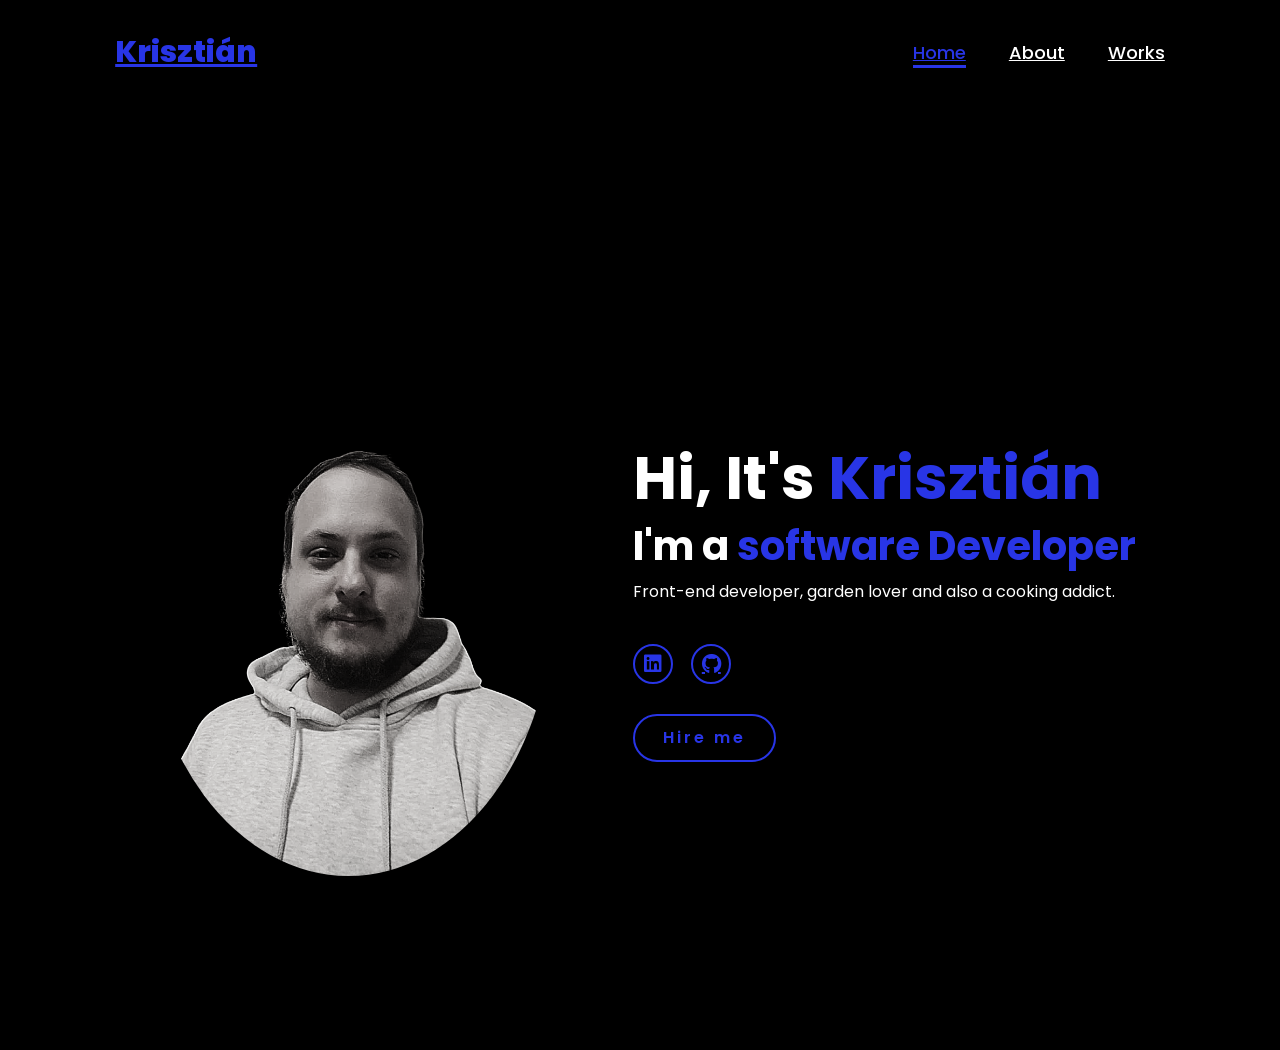
<file: index.html>
<!DOCTYPE html>
<html lang="en">
  <head>
    <meta charset="UTF-8" />
    <meta name="viewport" content="width=device-width, initial-scale=1.0" />
    <link
      rel="stylesheet"
      href="https://cdnjs.cloudflare.com/ajax/libs/font-awesome/6.5.2/css/all.min.css"
    />
    <link
      href="https://cdn.jsdelivr.net/npm/bootstrap@5.3.3/dist/css/bootstrap.min.css"
      rel="stylesheet"
    />

    <link rel="stylesheet" href="style.css" />
    <title>Portfolio Website</title>
  </head>
  <body>
    <header>
      <a href="index.html" class="logo">Krisztián</a>
      <nav>
        <a href="index.html" class="active">Home</a>
        <a href="about.html">About</a>
        <a href="works.html">Works</a>
      </nav>
      <div class="menu-toggle" onclick="toggleMenu()">
        <i class="fas fa-bars"></i>
      </div>
    </header>
    <section class="home">
      <div class="home-img">
        <img src="portfolio-adjust.PNG" alt="" />
      </div>
      <div class="home-content">
        <h1>Hi, It's <span>Krisztián</span></h1>
        <h3 class="typing-text">I'm a <span></span></h3>
        <p>Front-end developer, garden lover and also a cooking addict.</p>
        <div class="social-icons">
          <a href="http://www.linkedin.com/in/krisztián-papp-b15533150"
            ><i class="fa-brands fa-linkedin"></i
          ></a>
          <a href="https://github.com/papszii"
            ><i class="fa-brands fa-github"></i
          ></a>
        </div>
        <a href="mailto:papszi19@gmail.com" class="btn">Hire me</a>
      </div>
    </section>
    <script src="https://cdn.jsdelivr.net/npm/bootstrap@5.3.3/dist/js/bootstrap.bundle.min.js"></script>
    <script>
      function toggleMenu() {
        const nav = document.querySelector("nav");
        nav.classList.toggle("active");
      }
    </script>
  </body>
</html>
</file>
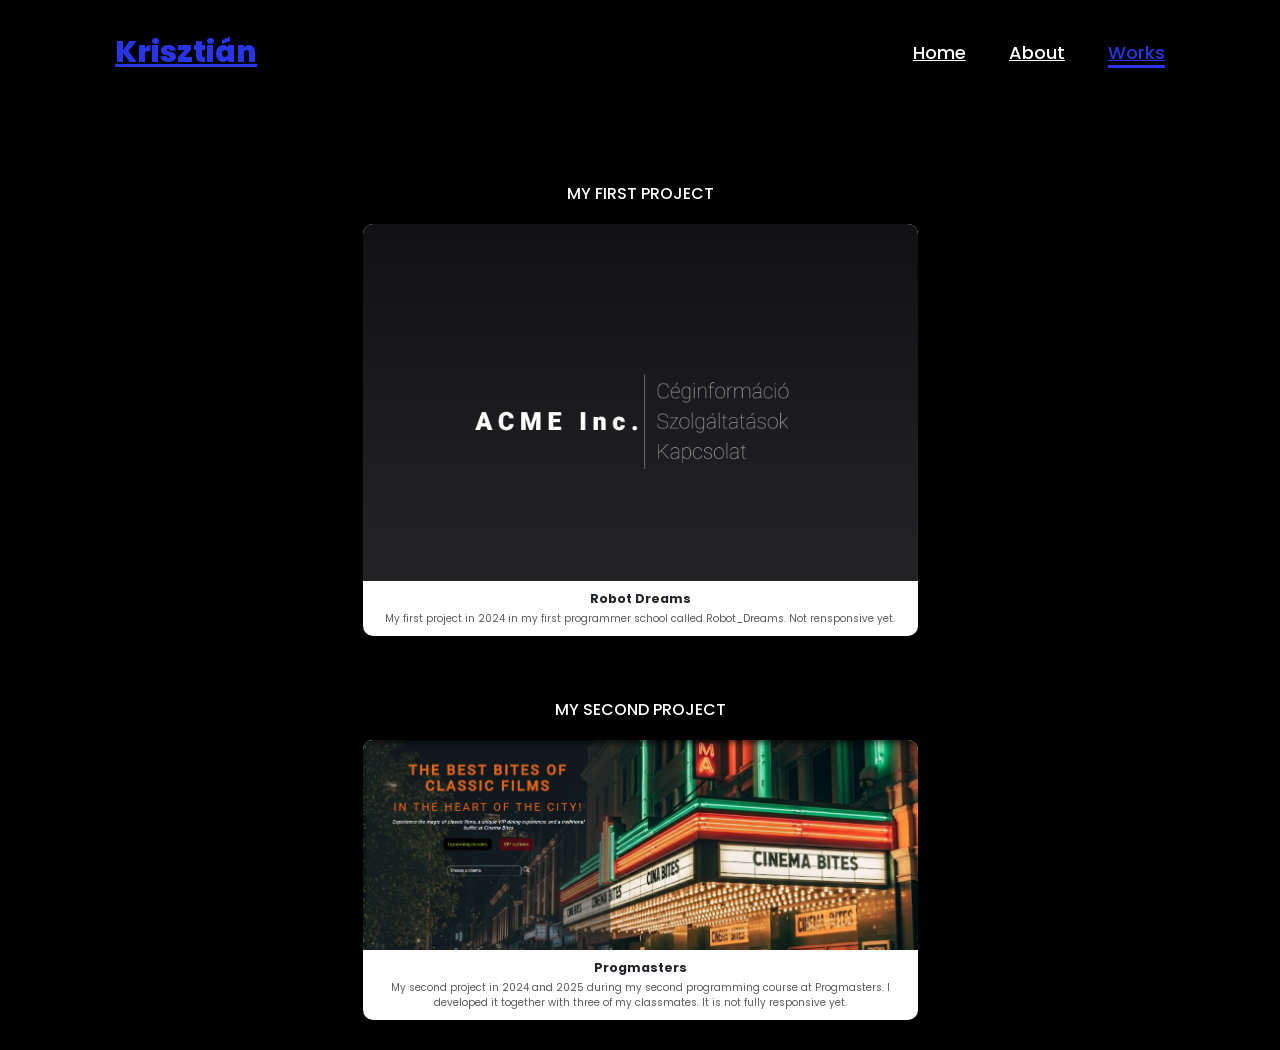
<file: works.html>
<!DOCTYPE html>
<html lang="en">
  <head>
    <meta charset="UTF-8" />
    <meta name="viewport" content="width=device-width, initial-scale=1.0" />
    <title>My Works</title>
    <link
      href="https://cdn.jsdelivr.net/npm/bootstrap@5.3.3/dist/css/bootstrap.min.css"
      rel="stylesheet"
    />
    <link rel="stylesheet" href="style.css" />
  </head>
  <body>
    <header>
      <a href="index.html" class="logo">Krisztián</a>

      <nav>
        <a href="index.html">Home</a>
        <a href="about.html">About</a>
        <a href="works.html" class="active">Works</a>
      </nav>
    </header>
    <div class="container py-5">
      <h4 class="mb-4 text-center text-uppercase about-paragraph">
        My First Project
      </h4>
      <div class="row justify-content-center">
        <div class="col-md-6">
          <div
            class="card shadow-lg rounded-4 border-0 hover-shadow transition"
          >
            <a href="https://papszii.github.io/Robot_Dreams_Project/"
              ><img
                src="firstproject.png"
                class="card-img-top rounded-top-4"
                alt="Project image"
            /></a>
            <div class="card-body">
              <h5 class="card-title fw-bold text-center">Robot Dreams</h5>
              <p class="card-text text-muted text-center">
                My first project in 2024 in my first programmer school called
                Robot_Dreams. Not rensponsive yet.
              </p>
            </div>
          </div>
        </div>
      </div>
    </div>
    <div class="container py-5">
      <h4 class="mb-4 text-center text-uppercase about-paragraph">
        My Second Project
      </h4>
      <div class="row justify-content-center">
        <div class="col-md-6">
          <div
            class="card shadow-lg rounded-4 border-0 hover-shadow transition"
          >
            <a href="https://angular-fb-final-project-alpha.web.app"
              ><img
                src="secondproject.png"
                class="card-img-top rounded-top-4"
                alt="Project image"
            /></a>
            <div class="card-body">
              <h5 class="card-title fw-bold text-center">Progmasters</h5>
              <p class="card-text text-muted text-center">
                My second project in 2024 and 2025 during my second programming
                course at Progmasters. I developed it together with three of my
                classmates. It is not fully responsive yet.
              </p>
            </div>
          </div>
        </div>
      </div>
    </div>

    <script src="https://cdn.jsdelivr.net/npm/bootstrap@5.3.3/dist/js/bootstrap.bundle.min.js"></script>
  </body>
</html>
</file>
<file: style.css>
@import url("https://fonts.googleapis.com/css2?family=Poppins:wght@100;200;300;400;500;600&display=swap");

:root {
  --main-accent: #2835e6;
}

* {
  margin: 0;
  padding: 0;
  box-sizing: border-box;
  text-decoration: none;
  border: none;
  outline: none;
  font-family: "Poppins", sans-serif;
}

html {
  font-size: 62.5%;
}

body {
  width: 100%;
  height: 100vh;
  overflow-x: hidden;
  background-color: black;
  color: white;
  padding-top: 15rem;
}

header {
  margin-top: 20px;
  position: fixed;
  top: 0;
  left: 0;
  width: 100%;
  padding: 1rem 9%;
  background-color: transparent;
  filter: drop-shadow(10px);
  display: flex;
  justify-content: space-between;
  align-items: center;
  z-index: 100;
}

.logo {
  font-size: 3rem;
  color: var(--main-accent);
  font-weight: 800;
  cursor: pointer;
  transition: 0.5s ease;
}

.logo:hover {
  transform: scale(1.1);
}

nav a {
  font-size: 1.8rem;
  color: white;
  margin-left: 4rem;
  font-weight: 500;
  transition: 0.3s ease;
  border-bottom: 3px solid transparent;
}

nav a:hover,
nav a.active {
  color: var(--main-accent);
  border-bottom: 3px solid var(--main-accent);
}

.hover-shadow {
  transition: transform 0.3s ease, box-shadow 0.3s ease;
}

.hover-shadow:hover {
  transform: translateY(-8px);
  box-shadow: 0 0 30px var(--main-accent);
}

.about-box {
  background-color: #1a1a1a;
  border-left: 5px solid var(--main-accent);
  color: #f0f0f0;
  transition: transform 0.3s ease, box-shadow 0.3s ease;
}

.about-box:hover {
  transform: translateY(-5px);
  box-shadow: 0 0 30px var(--main-accent);
}

.about-paragraph {
  font-size: 1.6rem;
  line-height: 1.8;
  margin-bottom: 1.5rem;
  transition: color 0.3s ease;
}

.about-paragraph:hover {
  color: var(--main-accent);
}

.menu-toggle {
  display: none;
}

@media (max-width: 995px) {
  nav {
    position: absolute;
    display: none;
    top: 0;
    right: 0;
    width: 40%;
    border-left: 3px solid var(--main-accent);
    border-bottom: 3px solid var(--main-accent);
    border-bottom-left-radius: 2rem;
    padding: 1rem solid;
    background-color: #161616;
    border-top: 0.1rem solid rgba(0, 0, 0, 0.1);
  }
  .menu-toggle {
    display: block;
  }

  nav.active {
    display: block;
  }

  nav a {
    display: block;
    font-size: 2rem;
    margin: 3rem 0;
  }

  nav a:hover,
  nav a.active {
    padding: 1rem;
    border-radius: 0.5rem;
    border-bottom: 0.5rem solid var(--main-accent);
  }
}

section {
  min-height: 100vh;
  padding: 5rem 9% 5rem;
}

.home {
  display: flex;
  justify-content: center;
  align-items: center;
  gap: 8rem;
  background-color: black;
}

.home .home-content h1 {
  font-size: 6rem;
  font-weight: 700;
  line-height: 1.3;
}

span {
  color: var(--main-accent);
}

.home-content h3 {
  font-size: 4rem;
  margin-bottom: 1rem;
  font-weight: 700;
}

.home-content p {
  font-size: 1.6rem;
}

.home-img {
  border-radius: 50%;
}

.home-img img {
  position: relative;
  width: 32vw;
  border-radius: 50%;
  box-shadow: 0 0 25px solid var(--main-accent);
  cursor: pointer;
  transition: 0.2s linear;
}

.home-img img:hover {
  font-size: 1.8rem;
  font-weight: 500;
}

.social-icons a {
  display: inline-flex;
  justify-content: center;
  align-items: center;
  width: 4rem;
  height: 4rem;
  background-color: transparent;
  border: 0.2rem solid var(--main-accent);
  font-size: 2rem;
  border-radius: 50%;
  margin: 3rem 1.5rem 3rem 0;
  transition: 0.3s ease;
  color: var(--main-accent);
}

.social-icons a:hover {
  color: black;
  transform: scale(1.3) translateY(-5px);
  background-color: var(--main-accent);
  box-shadow: 0 0 25px var(--main-accent);
}

.btn {
  display: inline-block;
  padding: 1rem 2.8rem;
  background-color: black;
  border-radius: 4rem;
  font-size: 1.6rem;
  color: var(--main-accent);
  letter-spacing: 0.3rem;
  font-weight: 600;
  border: 2px solid var(--main-accent);
  transition: 0.3s ease;
  cursor: pointer;
}

.btn:hover {
  transform: scale3d(1.03);
  background-color: var(--main-accent);
  color: black;
  box-shadow: 0 0 25px var(--main-accent);
}

.typing-text {
  font-size: 34px;
  font-weight: 600;
  min-width: 280px;
}

.typing-text span {
  position: relative;
}

.typing-text span::before {
  content: "software Developer";
  color: var(--main-accent);
  animation: words 20s infinite;
}

.typing-text span::after {
  content: "";
  background-color: black;
  position: absolute;
  width: calc(100% + 8px);
  height: 100%;
  border-left: 3px solid black;
  right: -8;
  animation: cursor 0.6s infinite;
}

@keyframes cursor {
  to {
    border-left: 3px solid var(--main-accent);
  }
}

@keyframes words {
  0%,
  20% {
    content: "Web Developer";
  }
  21%,
  40% {
    content: "Front-end Dev...";
  }
  41%,
  60% {
    content: "Web Designer";
  }
  61%,
  80% {
    content: "Garden lover";
  }
  81%,
  100% {
    content: "Cooking addict";
  }
}

@media (max-width: 1000px) {
  .home {
    gap: 4rem;
  }
}

@media (max-width: 995px) {
  .home {
    flex-direction: column;
    margin: 5rem 4rem;
  }

  .home .home-content h3 {
    font-size: 2.5rem;
  }

  .home-content h1 {
    font-size: 5rem;
  }

  .home-img img {
    width: 70vw;
    margin-top: 4rem;
  }

  .menu-toggle {
    display: block;
    font-size: 3rem;
    color: #b74b4b;
    cursor: pointer;
    z-index: 101;
    position: absolute;
    top: 2rem;
    right: 2rem;
  }

  nav {
    display: none;
    position: absolute;
    top: 5rem;
    right: 2rem;
    width: 50%;
    background-color: #161616;
    border: 2px solid #b74b4b;
    padding: 2rem;
    border-radius: 1rem;
  }

  nav.active {
    display: block;
  }

  nav a {
    display: block;
    margin: 1.5rem 0;
    font-size: 2rem;
  }
  header {
    background-color: #161616;
  }
}
</file>
